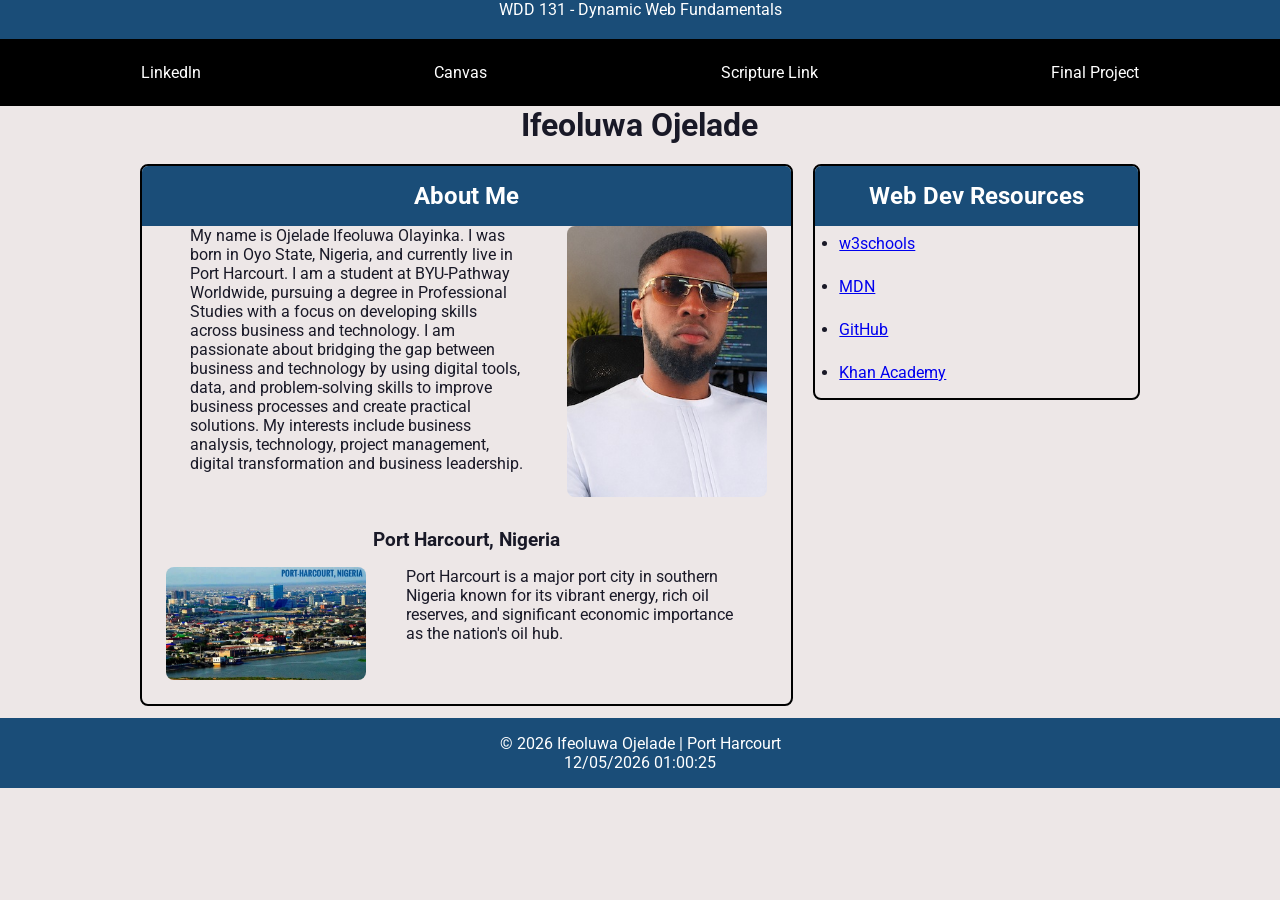
<file: index.html>
<!DOCTYPE html>
<html lang="en">
<head>
  <meta charset="UTF-8">
  <meta name="viewport" content="width=device-width, initial-scale=1.0">
  <title>WDD 131 - Dynamic Web Fundamentals - Ifeoluwa Ojelade</title>
  <meta name="description" content="WDD 131 - Dynamic Web Fundamentals - Ifeoluwa Ojelade - This project allows me to demonstrate my prerequisite knowledge in web design and development">
  <meta name="author" content="Ojelade Ifeoluwa">
  <link rel="preconnect" href="https://fonts.googleapis.com">
  <link rel="preconnect" href="https://fonts.gstatic.com" crossorigin>
  <link href="https://fonts.googleapis.com/css2?family=Roboto:wght@400;700&display=swap" rel="stylesheet">
  <link rel="stylesheet" href="styles/base.css">
  <script src="scripts/getdates.js" defer></script>
</head>
<body>
  <header>
    <span id="course-title">WDD 131 - Dynamic Web Fundamentals</span>
    <nav>
      <a href="https://www.linkedin.com/">Linkedln</a> 
      <a href="https://byupw.instructure.com/">Canvas</a>
      <a href="https://www.churchofjesuschrist.org/study/scriptures/bofm/1-ne/3?lang=eng&id=p7#p7">Scripture Link</a>
      <a href="#">Final Project</a>
    </nav>
  </header>

  <main>
    <h1>Ifeoluwa Ojelade</h1>
    <section class="card">
      <h2>About Me</h2>
      <div class="media-row reverse">
        <img src="images/profile.jpg" alt="Portrait of Ojelade Ifeoluwa">
        <p>My name is Ojelade Ifeoluwa Olayinka. I was born in Oyo State, Nigeria, and currently live in Port Harcourt. I am a student at BYU-Pathway Worldwide, pursuing a degree in Professional Studies with a focus on developing skills across business and technology. I am passionate about bridging the gap between business and technology by using digital tools, data, and problem-solving skills to improve business processes and create practical solutions. My interests include business analysis, technology, project management, digital transformation and business leadership.</p>
      </div>
      <h3>Port Harcourt, Nigeria</h3>
      <div class="media-row">
        <img src="images/port-harcourt.jpg" alt="Aerial view of Port Harcourt">
        <p>Port Harcourt is a major port city in southern Nigeria known for its vibrant energy, rich oil reserves, and significant economic importance as the nation's oil hub.</p>
      </div>
    </section>

    <section class="card">
      <h2>Web Dev Resources</h2>
      <ul>
        <li><a href="https://www.w3schools.com/">w3schools</a></li>
        <li><a href="https://developer.mozilla.org/en-US/">MDN</a></li>
        <li><a href="https://github.com/">GitHub</a></li>
        <li><a href="https://www.khanacademy.org/">Khan Academy</a></li>
      </ul>
    </section>
  </main>

  <footer>
    <p>&copy; <span id="currentyear"></span>  Ifeoluwa Ojelade | Port Harcourt</p>
    <p id="lastModified">Last Modified</p>
  </footer>
</body>
</html>
</file>
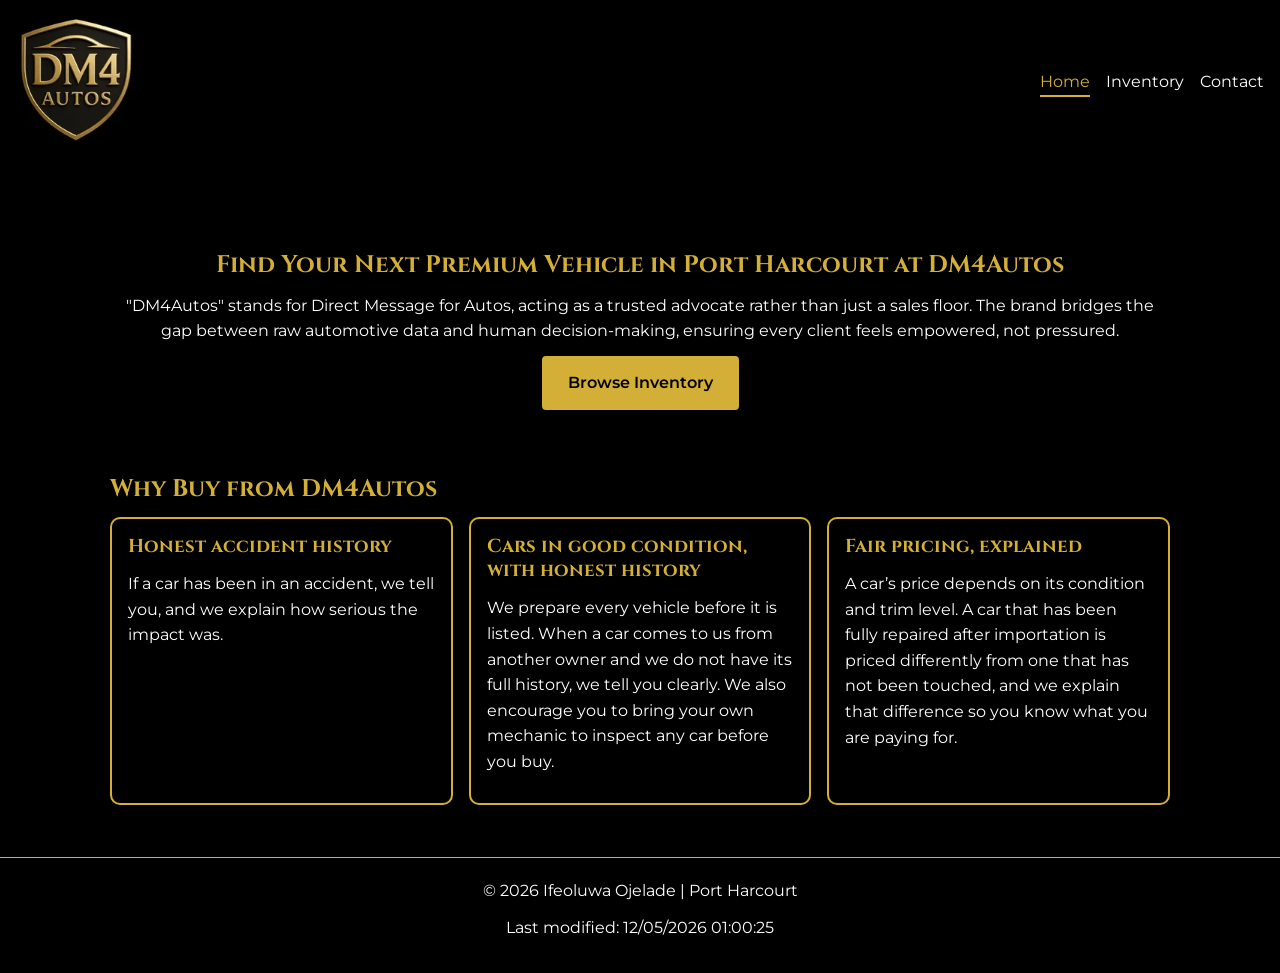
<file: project/index.html>
<!DOCTYPE html>
<html lang="en">
<head>
    <meta charset="UTF-8">
    <meta name="viewport" content="width=device-width, initial-scale=1.0">
    <title>DM4Autos | Home</title>
    <meta name="description" content="Looking for reliable cars for sale in Port Harcourt? DM4Autos connects you with top-quality vehicles at the best prices. Click here to browse our inventory!">
    <meta name="author" content="Ojelade Ifeoluwa">
    <link rel="preconnect" href="https://fonts.googleapis.com">
    <link rel="preconnect" href="https://fonts.gstatic.com" crossorigin>
    <link href="https://fonts.googleapis.com/css2?family=Cinzel:wght@400..900&family=Montserrat:ital,wght@0,100..900;1,100..900&display=swap" rel="stylesheet">
    <link rel="stylesheet" href="styles/main.css">
    <script src="scripts/main.js" defer></script>
</head>
<body>
    <header>
        <div class="logo-container">
            <a href="index.html">
            <img src="images/logo-shield.webp" alt="DM4Autos Logo" width="160" height="168">
            </a>
        </div>
        <nav>
            <a href="index.html" aria-current="page">Home</a>
            <a href="inventory.html">Inventory</a>
            <a href="contact.html">Contact</a>
        </nav>
    </header>
    <main>
        <section class="hero">
            <h1>Find Your Next Premium Vehicle in Port Harcourt at DM4Autos</h1>
            <p>"DM4Autos" stands for Direct Message for Autos, acting as a trusted advocate rather than just a sales floor. The brand bridges the gap between raw automotive data and human decision-making, ensuring every client feels empowered, not pressured.</p>
            <a class="button" href="inventory.html">Browse Inventory</a>
        </section>
        <section>
            <h2>Why Buy from DM4Autos</h2>
            <div class="cards">
            <article>
                <h3>Honest accident history</h3>
                <p>If a car has been in an accident, we tell you, and we explain how serious the impact was.</p>
                </article>
                <article>
                <h3>Cars in good condition, with honest history</h3>
                <p>We prepare every vehicle before it is listed. When a car comes to us from another owner and we do not have its full history, we tell you clearly. We also encourage you to bring your own mechanic to inspect any car before you buy.</p>
                </article>
                <article>
                <h3>Fair pricing, explained</h3>
                <p>A car’s price depends on its condition and trim level. A car that has been fully repaired after importation is priced differently from one that has not been touched, and we explain that difference so you know what you are paying for.</p>
                </div>
            </article>
        </section>

    </main>
    <footer>
        <p>&copy; <span id="currentyear"></span>  Ifeoluwa Ojelade | Port Harcourt</p>
        <p id="lastModified">Last Modified</p>
    </footer>
</body>
</html>
</file>
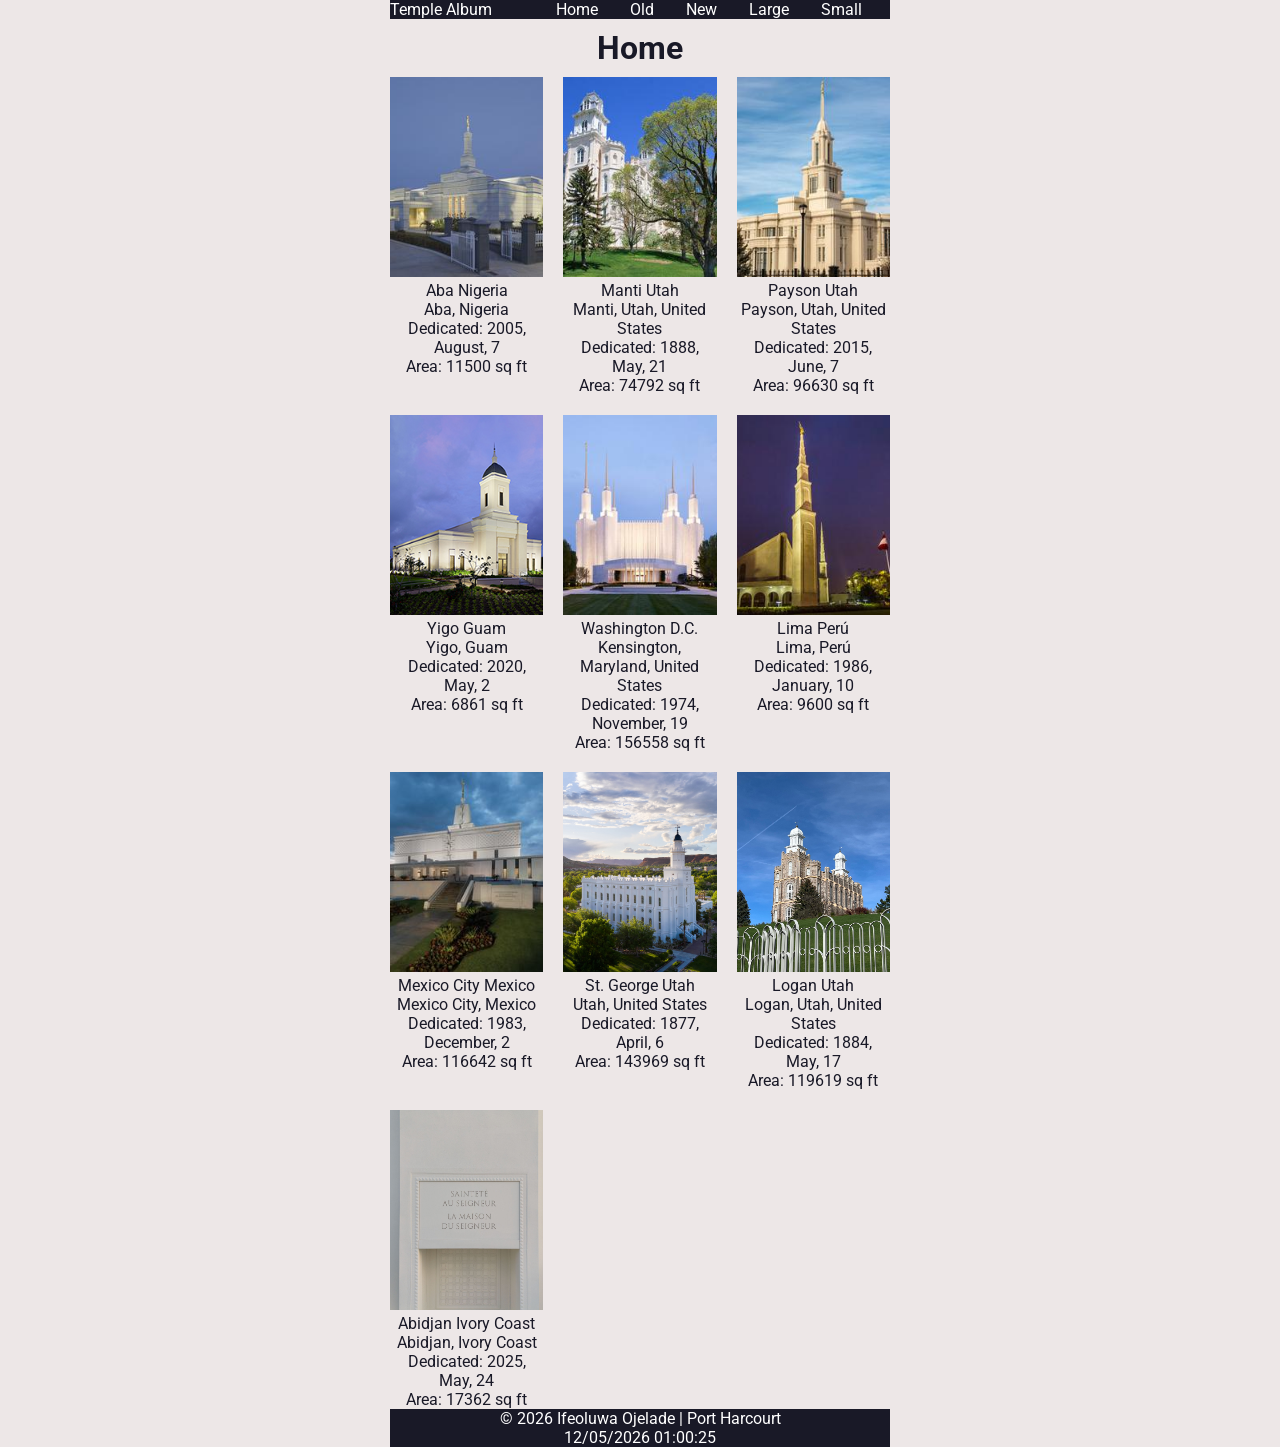
<file: filtered-temples.html>
<!DOCTYPE html>
<html lang="en">
<head>
    <meta charset="UTF-8">
    <meta name="viewport" content="width=device-width, initial-scale=1.0">
    <title>Temples Album | Home</title>
    <meta name="description" content="Explore a photo album featuring beautiful temples, their architecture, history, and peaceful surroundings.">
    <meta name="author" content="Ojelade Ifeoluwa">
    <link rel="preconnect" href="https://fonts.googleapis.com">
    <link rel="preconnect" href="https://fonts.gstatic.com" crossorigin>
    <link href="https://fonts.googleapis.com/css2?family=Roboto:wght@400;700&display=swap" rel="stylesheet">
    <link rel="stylesheet" href="styles/filtered-temples.css">
    <link rel="stylesheet" href="styles/filtered-temples-large.css">
    <script src="scripts/filtered-temples.js" defer></script>
</head>
<body>
    <header>
    <p>Temple Album</p>
    <button id="hamburger">☰</button>
    <nav>
        <a href="#" data-filter="all">Home</a>
        <a href="#" data-filter="old">Old</a>
        <a href="#" data-filter="new">New</a>
        <a href="#" data-filter="large">Large</a>
        <a href="#" data-filter="small">Small</a>
    </nav>
    </header>
    <main>
        <h1>Home</h1>
        <div class="gallery"></div>
    </main>
    <footer>
    <p>&copy; <span id="currentyear"></span>  Ifeoluwa Ojelade | Port Harcourt</p>
    <p id="lastModified">Last Modified</p>
    </footer>
    
</body>
</html>
</file>
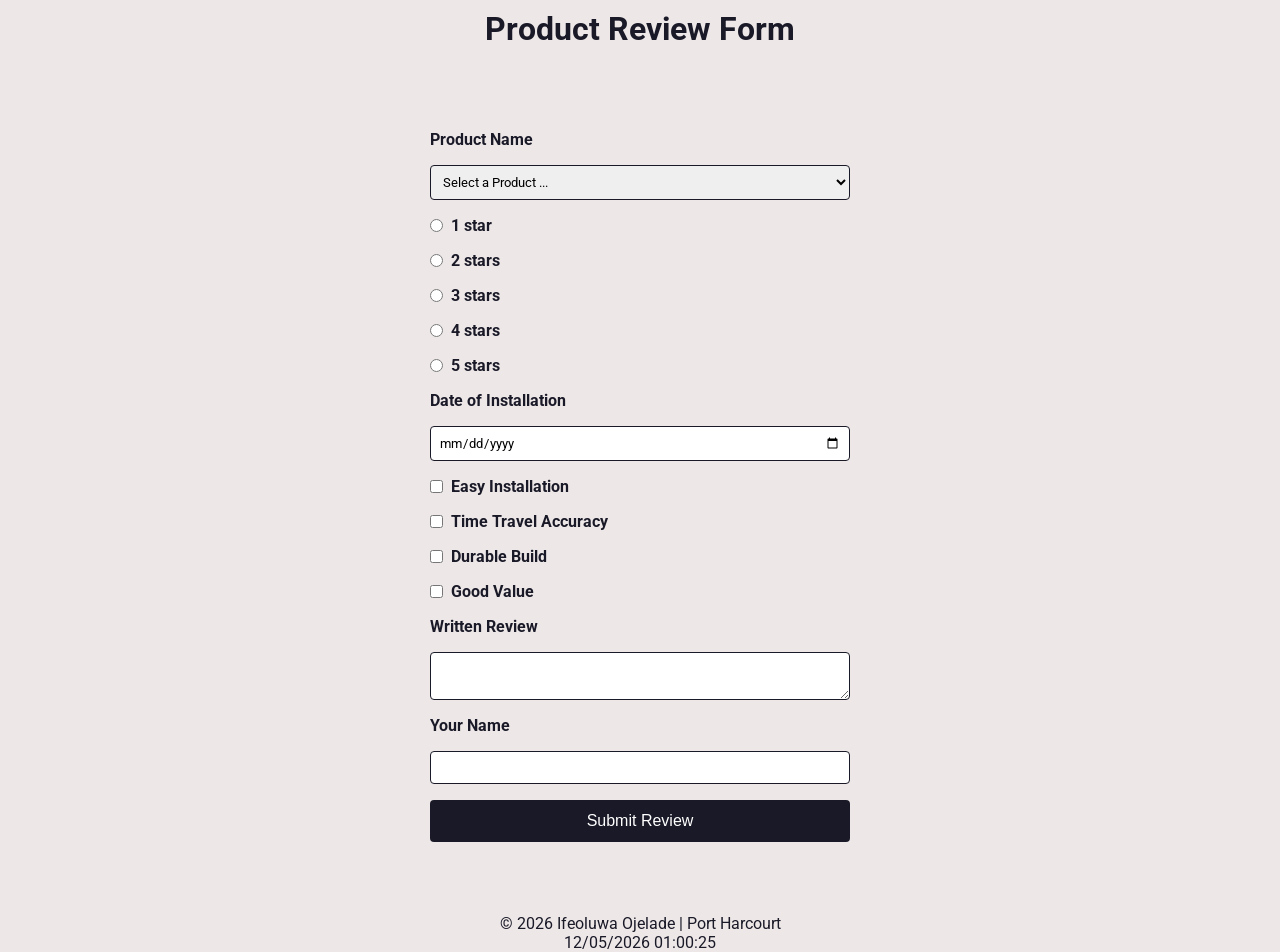
<file: form.html>
<!DOCTYPE html>
<html lang="en">
<head>
    <meta charset="UTF-8">
    <meta name="viewport" content="width=device-width, initial-scale=1.0">
    <title>Product Review | Form</title>
    <meta name="description" content="Check out our detailed breakdown of its key features, battery life, durability, and how it stacks up against competitors">
    <meta name="author" content="Ojelade Ifeoluwa">
    <link rel="preconnect" href="https://fonts.googleapis.com">
    <link rel="preconnect" href="https://fonts.gstatic.com" crossorigin>
    <link href="https://fonts.googleapis.com/css2?family=Roboto:wght@400;700&display=swap" rel="stylesheet">
    <link rel="stylesheet" href="styles/form.css">
    <script src="scripts/form.js" defer></script>
</head>
<body>
    <header>
    <h1>Product Review Form</h1>
    </header>
    <main>
        <form method="get" action="review.html">
            <label for="product">Product Name</label>
            <select id="product" name="product" required>
            <option value="" disabled selected>Select a Product ...</option>
            </select>
            <div class="radio-option">
            <input type="radio" id="star1" name="rating" value="1" required>
            <label for="star1">1 star</label>
            </div>
            <div class="radio-option">
            <input type="radio" id="star2" name="rating" value="2" required>
            <label for="star2">2 stars</label>
            </div>
            <div class="radio-option">
            <input type="radio" id="star3" name="rating" value="3" required>
            <label for="star3">3 stars</label>
            </div>
            <div class="radio-option">
            <input type="radio" id="star4" name="rating" value="4" required>
            <label for="star4">4 stars</label>
            </div>
            <div class="radio-option">
            <input type="radio" id="star5" name="rating" value="5" required>
            <label for="star5">5 stars</label>
            </div>
            <label for="installDate">Date of Installation</label>
            <input type="date" id="installDate" name="installDate" required>
            <div class="checkbox-option">
            <input type="checkbox" id="easyInstall" name="features" value="Easy Installation">
            <label for="easyInstall">Easy Installation</label>
            </div>
            <div class="checkbox-option">
            <input type="checkbox" id="timeTravelAccuracy" name="features" value="Time Travel Accuracy">
            <label for="timeTravelAccuracy">Time Travel Accuracy</label>
            </div>
            <div class="checkbox-option">
            <input type="checkbox" id="durableBuild" name="features" value="Durable Build">
            <label for="durableBuild">Durable Build</label>
            </div>
            <div class="checkbox-option">
            <input type="checkbox" id="goodValue" name="features" value="Good Value">
            <label for="goodValue">Good Value</label>
            </div>
            <label for="review">Written Review</label>
            <textarea id="review" name="review"></textarea>
            <label for="username">Your Name</label>
            <input type="text" id="username" name="username">
            <input type="submit" value="Submit Review">
        </form>

    </main>
    <footer>
        <p>&copy; <span id="currentyear"></span>  Ifeoluwa Ojelade | Port Harcourt</p>
        <p id="lastModified">Last Modified</p>
    </footer>
</body>
</html>
</file>
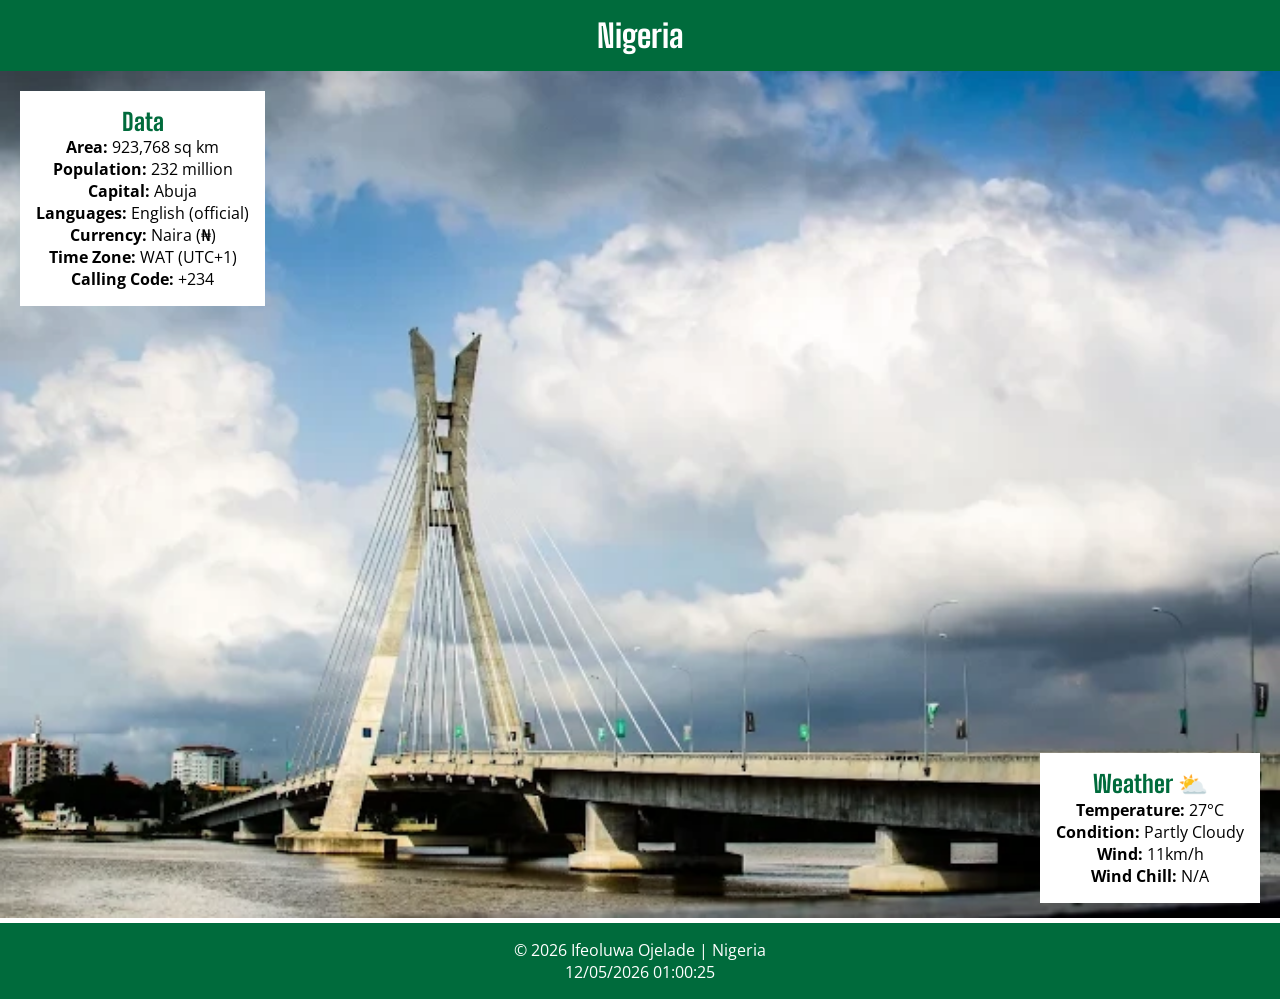
<file: place.html>
<!DOCTYPE html>
<html lang="en">
<head>
    <meta charset="UTF-8">
    <meta name="viewport" content="width=device-width, initial-scale=1.0">
    <title>My Country | Nigeria</title>
    <meta name="description" content="Explore the vibrant culture, economic opportunities, tourism, and latest updates from Nigeria, the giant of Africa.">
    <meta name="author" content="Ojelade Ifeoluwa">
    <link rel="preconnect" href="https://fonts.googleapis.com">
<link rel="preconnect" href="https://fonts.gstatic.com" crossorigin>
<link href="https://fonts.googleapis.com/css2?family=Big+Shoulders:opsz,wght@10..72,100..900&family=Open+Sans:ital,wght@0,300..800;1,300..800&display=swap" rel="stylesheet">
    <link rel="stylesheet" href="styles/place.css">
    <link rel="stylesheet" href="styles/place-large.css">
    <script src="scripts/place.js" defer></script>
</head>
<body>
    <header> 
        <h1>Nigeria</h1> 
    </header>
    <main>
        <div class="hero">
            <picture>
            <source srcset="images/hero-small.webp" media="(max-width: 500px)">
            <img srcset="images/hero-large.webp" alt="Lekki-Ikoyi Link Bridge in Lagos, Nigeria" width="680" height="450">
            </picture> 
            <section class="data">
            <h2>Data</h2>
                <dl>
                <dt>Area</dt>
                <dd>923,768 sq km</dd>
                <dt>Population</dt>
                <dd>232 million</dd>
                <dt>Capital</dt>
                <dd>Abuja</dd>
                <dt>Languages</dt>
                <dd>English (official)</dd>
                <dt>Currency</dt>
                <dd>Naira (₦)</dd>
                <dt>Time Zone</dt>
                <dd>WAT (UTC+1)</dd>
                <dt>Calling Code</dt>
                <dd>+234</dd>
                </dl> 
            </section>
            <section class="weather">
            <h2>Weather</h2>
            <img src="images/weather-icon.svg" alt="Partly cloudy weather icon" class="weather-icon">
            <dl>
                <dt>Temperature</dt>
                <dd>27°C</dd>
                <dt>Condition</dt>
                <dd>Partly Cloudy</dd>
                <dt>Wind</dt>
                <dd>11km/h</dd>
                <dt>Wind Chill</dt>
                <dd><span id="windchill"></span></dd>
            </dl>
            </section>
        </div>
    </main>
    <footer>
        <p>&copy; <span id="currentyear"></span>  Ifeoluwa Ojelade | Nigeria</p>
        <p id="lastModified">Last Modified</p>
    </footer>
</body>
</html>
</file>
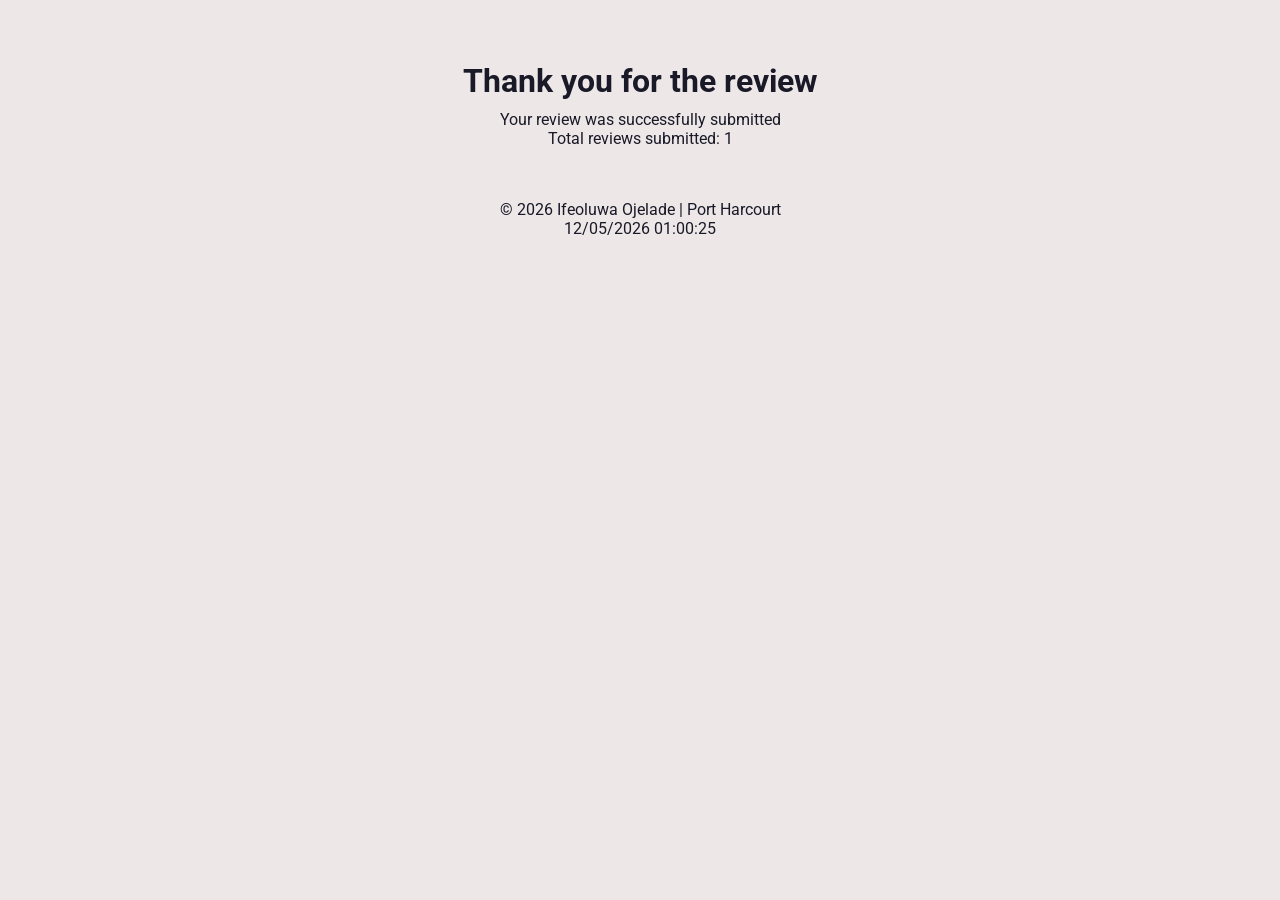
<file: review.html>
<!DOCTYPE html>
<html lang="en">
<head>
    <meta charset="UTF-8">
    <meta name="viewport" content="width=device-width, initial-scale=1.0">
    <title>Product Review | Confirmation</title>
    <meta name="description" content="Check out our detailed breakdown of its key features, battery life, durability, and how it stacks up against competitors">
    <meta name="author" content="Ojelade Ifeoluwa">
    <link rel="preconnect" href="https://fonts.googleapis.com">
    <link rel="preconnect" href="https://fonts.gstatic.com" crossorigin>
    <link href="https://fonts.googleapis.com/css2?family=Roboto:wght@400;700&display=swap" rel="stylesheet">
    <link rel="stylesheet" href="styles/form.css">
    <script src="scripts/review.js" defer></script>
</head>
<body>
    <main>
        <h1>Thank you for the review</h1>
        <p>Your review was successfully submitted</p>
        <p>Total reviews submitted: <span id="reviewCount"></span></p>
    </main>
    <footer>
        <p>&copy; <span id="currentyear"></span>  Ifeoluwa Ojelade | Port Harcourt</p>
        <p id="lastModified">Last Modified</p>
    </footer>
</body>
</html>
</file>
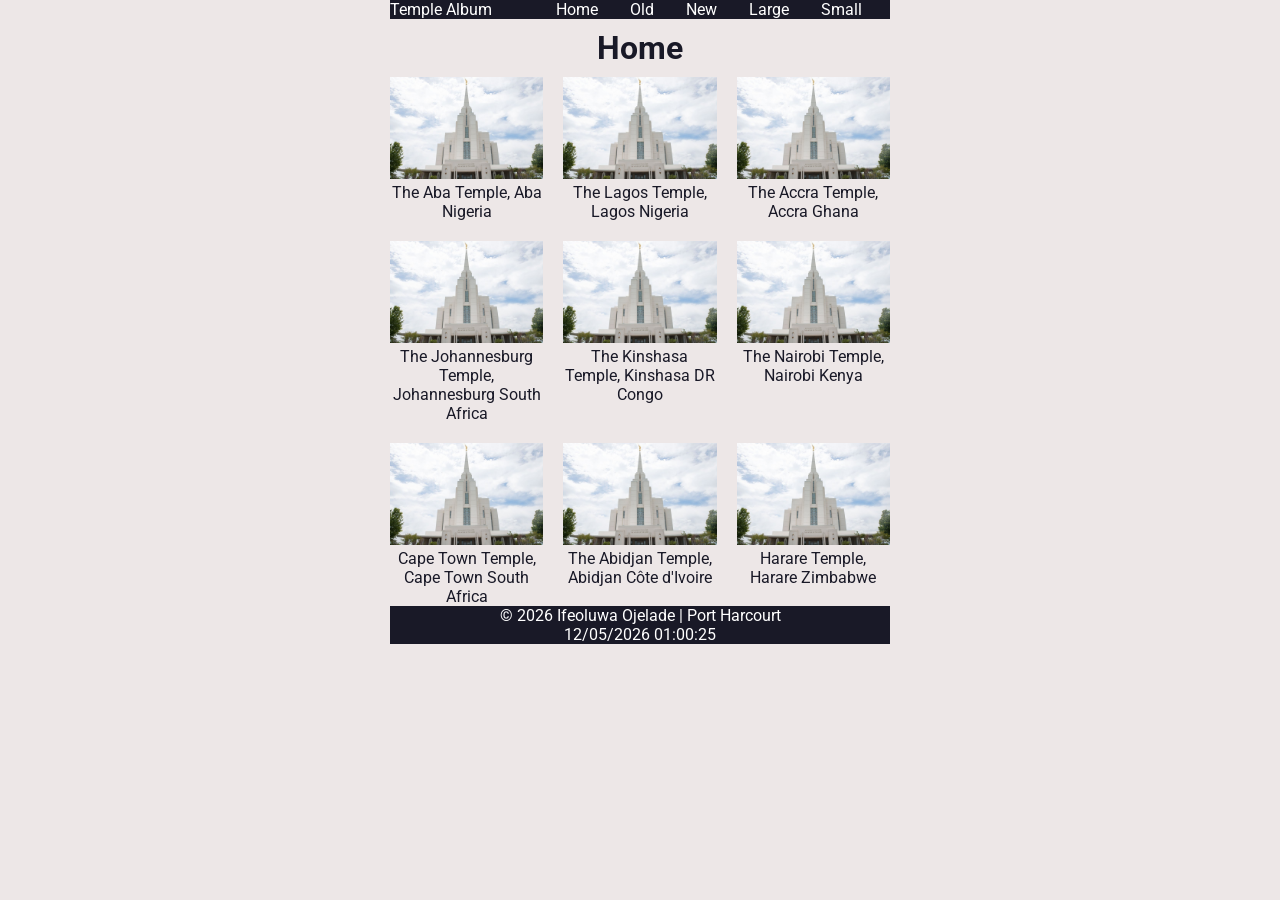
<file: temples.html>
<!DOCTYPE html>
<html lang="en">
<head>
    <meta charset="UTF-8">
    <meta name="viewport" content="width=device-width, initial-scale=1.0">
    <title>Temples Album | Home</title>
    <meta name="description" content="Explore a photo album featuring beautiful temples, their architecture, history, and peaceful surroundings.">
    <meta name="author" content="Ojelade Ifeoluwa">
    <link rel="preconnect" href="https://fonts.googleapis.com">
    <link rel="preconnect" href="https://fonts.gstatic.com" crossorigin>
    <link href="https://fonts.googleapis.com/css2?family=Roboto:wght@400;700&display=swap" rel="stylesheet">
    <link rel="stylesheet" href="styles/temples.css">
    <link rel="stylesheet" href="styles/temples-large.css">
    <script src="scripts/temples.js" defer></script>
</head>
<body>
    <header>
    <p>Temple Album</p>
    <button id="hamburger">☰</button>
    <nav>
      <a href="#">Home</a> 
      <a href="#">Old</a>
      <a href="#">New</a>
      <a href="#">Large</a>
      <a href="#">Small</a>
    </nav>
    </header>
    <main>
        <h1>Home</h1>
        <div class="gallery">
            <figure>
            <img src="images/temple-placeholder.jpg" alt="Aba Temple">
            <figcaption>The Aba Temple, Aba Nigeria</figcaption>
            </figure>
            <figure>
            <img src="images/temple-placeholder.jpg" alt="Lagos Temple">
            <figcaption>The Lagos Temple, Lagos Nigeria</figcaption>
            </figure>
            <figure>
            <img src="images/temple-placeholder.jpg" alt="Accra Temple">
            <figcaption>The Accra Temple, Accra Ghana</figcaption>
            </figure>
            <figure>
            <img src="images/temple-placeholder.jpg" alt="Johannesburg Temple">
            <figcaption>The Johannesburg Temple, Johannesburg South Africa</figcaption>
            </figure>
            <figure>
            <img src="images/temple-placeholder.jpg" alt="Kinshasa Temple">
            <figcaption>The Kinshasa Temple, Kinshasa DR Congo</figcaption>
            </figure>
            <figure>
            <img src="images/temple-placeholder.jpg" alt="Nairobi Temple">
            <figcaption>The Nairobi Temple, Nairobi Kenya</figcaption>
            </figure>
            <figure>
            <img src="images/temple-placeholder.jpg" alt="Cape Town Temple">
            <figcaption>Cape Town Temple, Cape Town South Africa</figcaption>
            </figure>
            <figure>
            <img src="images/temple-placeholder.jpg" alt="Abidjan Temple">
            <figcaption>The Abidjan Temple, Abidjan Côte d'Ivoire</figcaption>
            </figure>
            <figure>
            <img src="images/temple-placeholder.jpg" alt="Harare Temple">
            <figcaption>Harare Temple, Harare Zimbabwe</figcaption>
            </figure>
        </div>
    </main>
    <footer>
    <p>&copy; <span id="currentyear"></span>  Ifeoluwa Ojelade | Port Harcourt</p>
    <p id="lastModified">Last Modified</p>
    </footer>
    
</body>
</html>
</file>
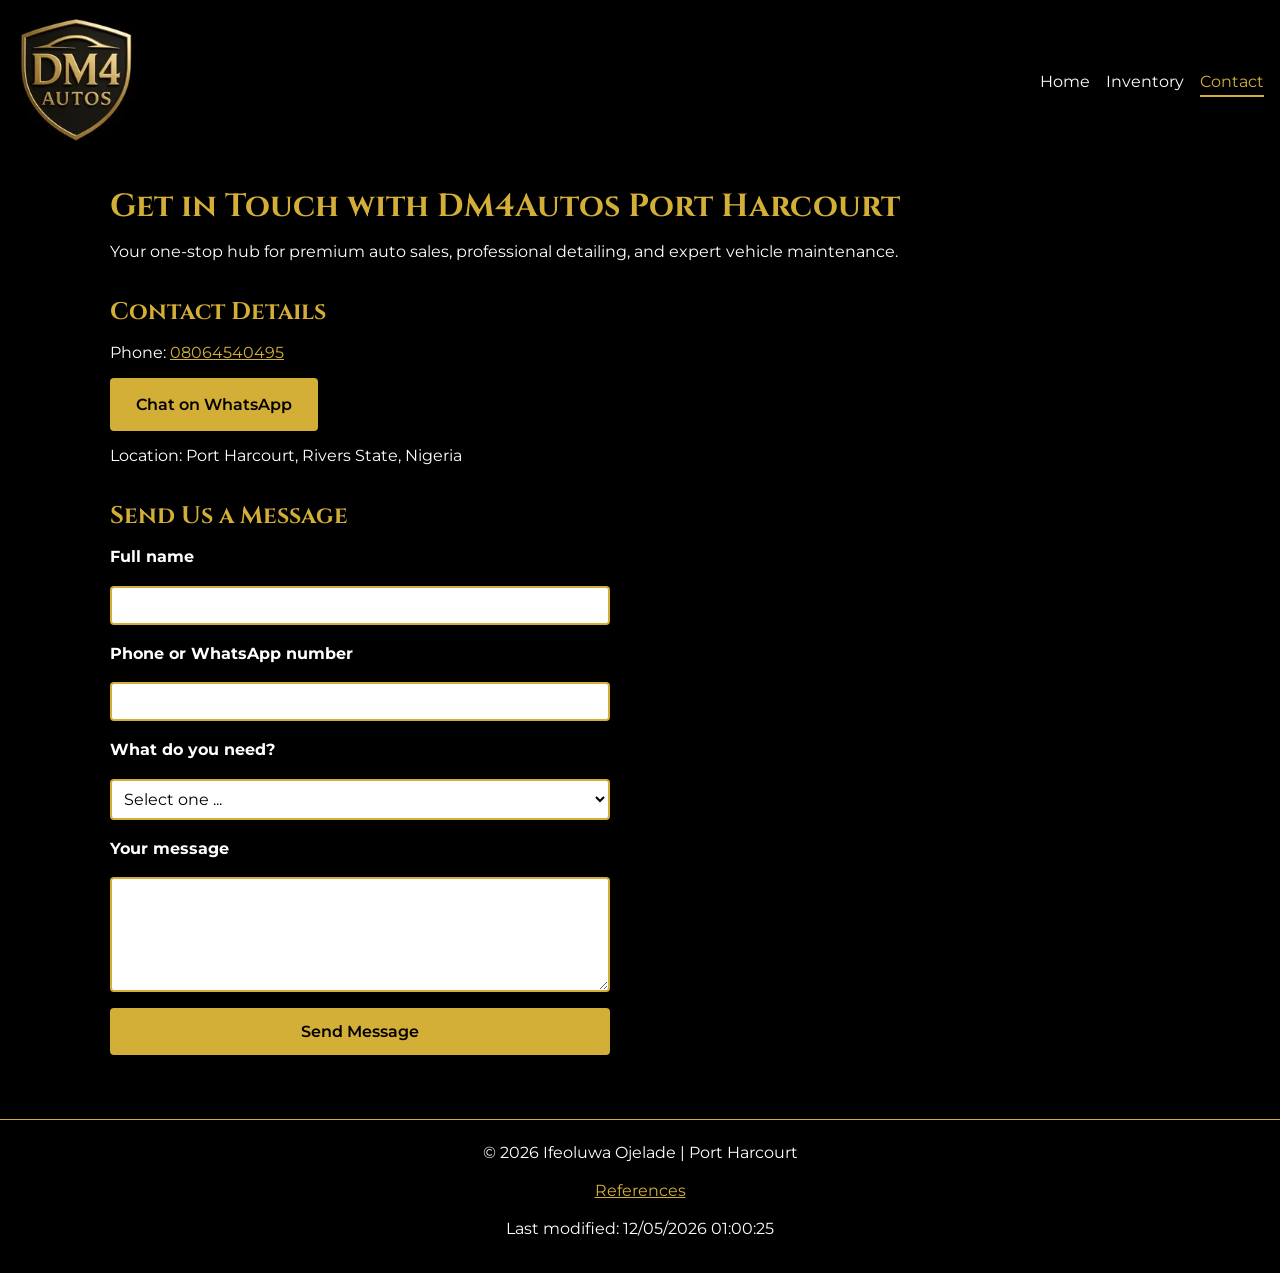
<file: project/contact.html>
<!DOCTYPE html>
<html lang="en">
<head>
    <meta charset="UTF-8">
    <meta name="viewport" content="width=device-width, initial-scale=1.0">
    <title>DM4Autos | Contact</title>
    <meta name="description" content="Contact DM4Autos in Port Harcourt. Call, message us on WhatsApp, or send an enquiry to buy or sell a premium, clean luxury car.">
    <meta name="author" content="Ojelade Ifeoluwa">
    <link rel="preconnect" href="https://fonts.googleapis.com">
    <link rel="preconnect" href="https://fonts.gstatic.com" crossorigin>
    <link href="https://fonts.googleapis.com/css2?family=Cinzel:wght@400..900&family=Montserrat:ital,wght@0,100..900;1,100..900&display=swap" rel="stylesheet">
    <link rel="stylesheet" href="styles/main.css">
    <script src="scripts/main.js" defer></script>
</head>
<body>
    <header>
        <div class="logo-container">
            <a href="index.html">
                <img src="images/logo-shield.webp" alt="DM4Autos Logo" width="160" height="168">
            </a>
        </div>
        <nav>
            <a href="index.html">Home</a>
            <a href="inventory.html">Inventory</a>
            <a href="contact.html" aria-current="page">Contact</a>
        </nav>
    </header>
    <main>
        <h1>Get in Touch with DM4Autos Port Harcourt</h1>
        <p>Your one-stop hub for premium auto sales, professional detailing, and expert vehicle maintenance.</p>
        <section>
            <h2>Contact Details</h2>
            <address>
                <ul class="contact-list">
                    <li>Phone: <a href="tel:+2348064540495">08064540495</a></li>
                    <li><a class="button" href="https://wa.me/2348064540495" target="_blank" rel="noopener noreferrer">Chat on WhatsApp</a></li>
                    <li>Location: Port Harcourt, Rivers State, Nigeria</li>
                </ul>
            </address>
        </section>
        <section>
            <h2>Send Us a Message</h2>
            <form id="contact-form" method="get" action="contact.html">
                <label for="fullname">Full name</label>
                <input type="text" id="fullname" name="fullname" autocomplete="name" required>

                <label for="phone">Phone or WhatsApp number</label>
                <input type="tel" id="phone" name="phone" autocomplete="tel" required>

                <label for="topic">What do you need?</label>
                <select id="topic" name="topic" required>
                    <option value="" disabled selected>Select one ...</option>
                    <option value="Buying a car">Buying a car</option>
                    <option value="Selling a car">Selling a car</option>
                    <option value="A car history question">A car history question</option>
                    <option value="Something else">Something else</option>
                </select>

                <label for="message">Your message</label>
                <textarea id="message" name="message" rows="5" required></textarea>

                <input class="button" type="submit" value="Send Message">
            </form>
            <p id="form-feedback" role="status"></p>
        </section>
    </main>
    <footer>
        <p>&copy; <span id="currentyear"></span> Ifeoluwa Ojelade | Port Harcourt</p>
        <p><a href="references.html">References</a></p>
        <p id="lastModified">Last Modified</p>
    </footer>
</body>
</html>
</file>
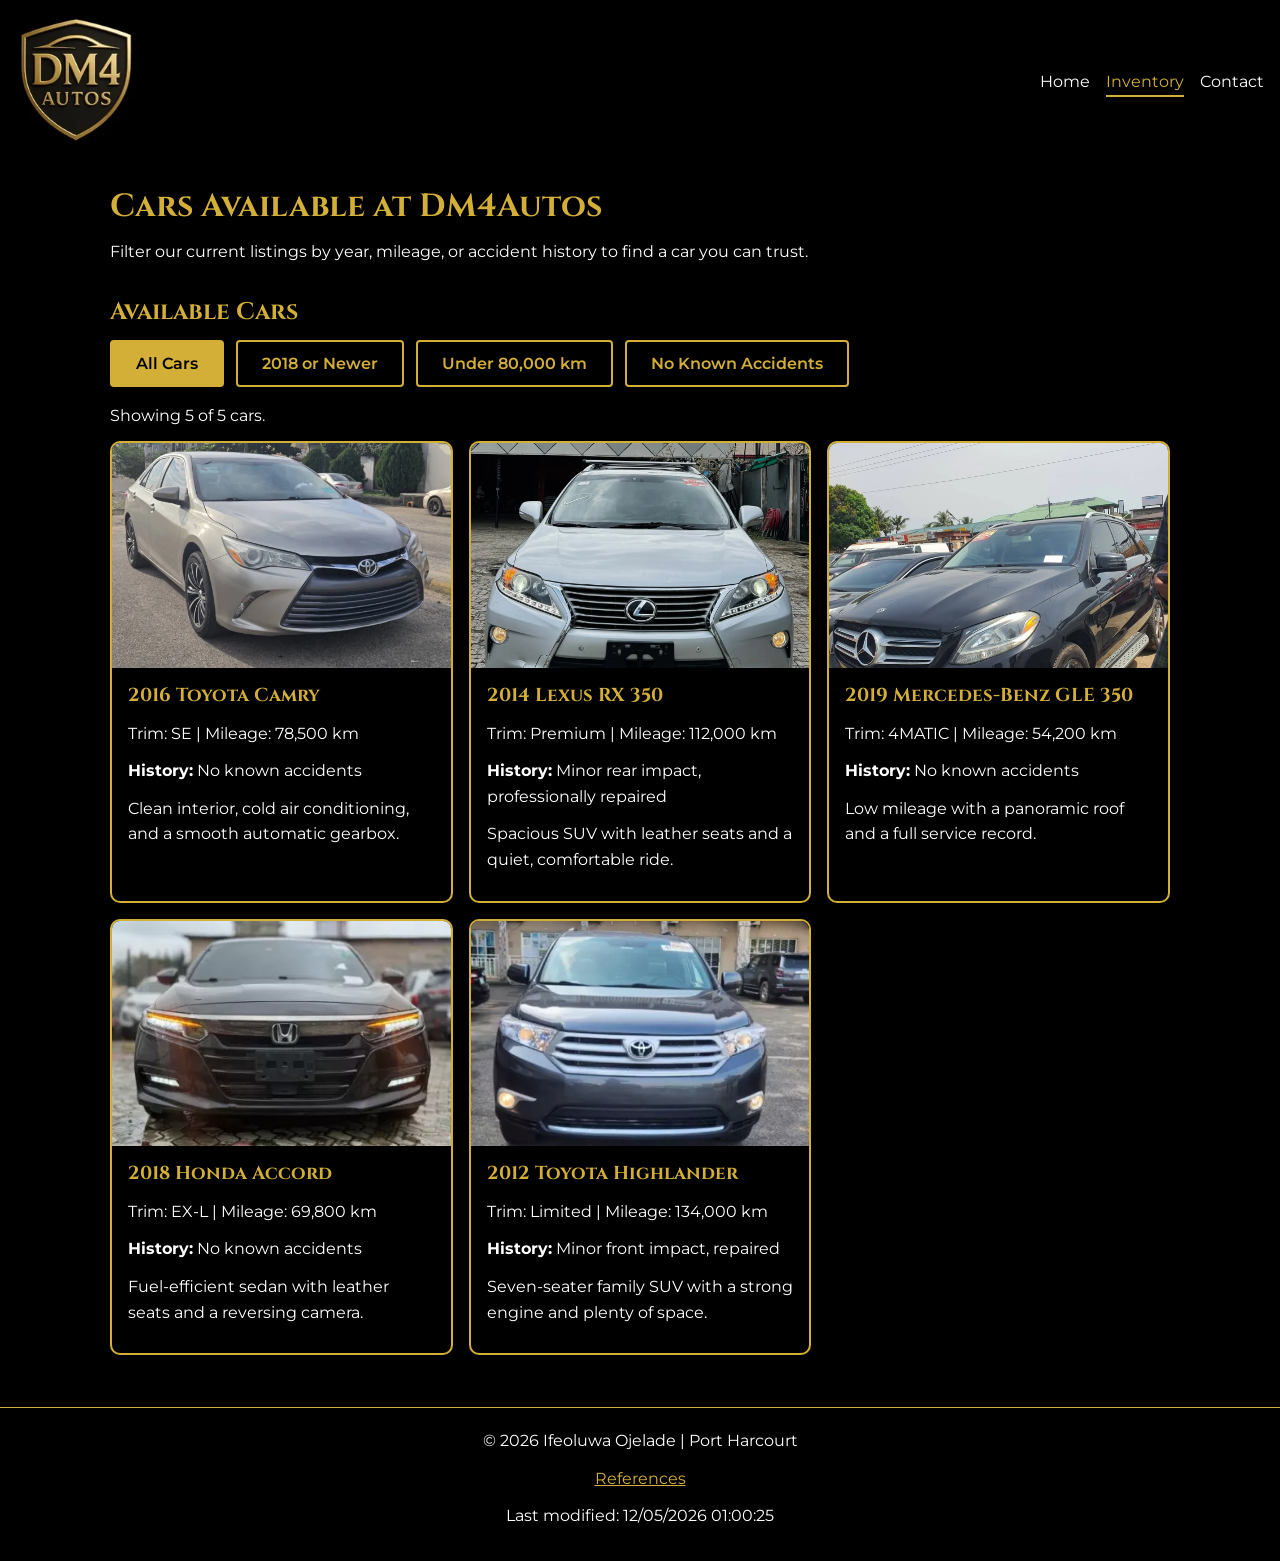
<file: project/inventory.html>
<!DOCTYPE html>
<html lang="en">
<head>
    <meta charset="UTF-8">
    <meta name="viewport" content="width=device-width, initial-scale=1.0">
    <title>DM4Autos | Inventory</title>
    <meta name="description" content="Browse cars for sale at DM4Autos in Port Harcourt. Filter by year, mileage, and accident history to find a clean, reliable vehicle.">
    <meta name="author" content="Ojelade Ifeoluwa">
    <link rel="preconnect" href="https://fonts.googleapis.com">
    <link rel="preconnect" href="https://fonts.gstatic.com" crossorigin>
    <link href="https://fonts.googleapis.com/css2?family=Cinzel:wght@400..900&family=Montserrat:ital,wght@0,100..900;1,100..900&display=swap" rel="stylesheet">
    <link rel="stylesheet" href="styles/main.css">
    <script src="scripts/main.js" defer></script>
</head>
<body>
    <header>
        <div class="logo-container">
            <a href="index.html">
                <img src="images/logo-shield.webp" alt="DM4Autos Logo" width="160" height="168">
            </a>
        </div>
        <nav>
            <a href="index.html">Home</a>
            <a href="inventory.html" aria-current="page">Inventory</a>
            <a href="contact.html">Contact</a>
        </nav>
    </header>
    <main>
        <h1>Cars Available at DM4Autos</h1>
        <p>Filter our current listings by year, mileage, or accident history to find a car you can trust.</p>
        <section>
            <h2>Available Cars</h2>
            <div class="filter-buttons" role="group" aria-label="Filter cars">
                <button type="button" class="button" data-filter="all" aria-pressed="true">All Cars</button>
                <button type="button" class="button" data-filter="newer" aria-pressed="false">2018 or Newer</button>
                <button type="button" class="button" data-filter="lowmileage" aria-pressed="false">Under 80,000 km</button>
                <button type="button" class="button" data-filter="noaccident" aria-pressed="false">No Known Accidents</button>
            </div>
            <p id="result-count" role="status"></p>
            <div id="car-list" class="car-grid"></div>
        </section>
    </main>
    <footer>
        <p>&copy; <span id="currentyear"></span> Ifeoluwa Ojelade | Port Harcourt</p>
        <p><a href="references.html">References</a></p>
        <p id="lastModified">Last Modified</p>
    </footer>
</body>
</html>
</file>
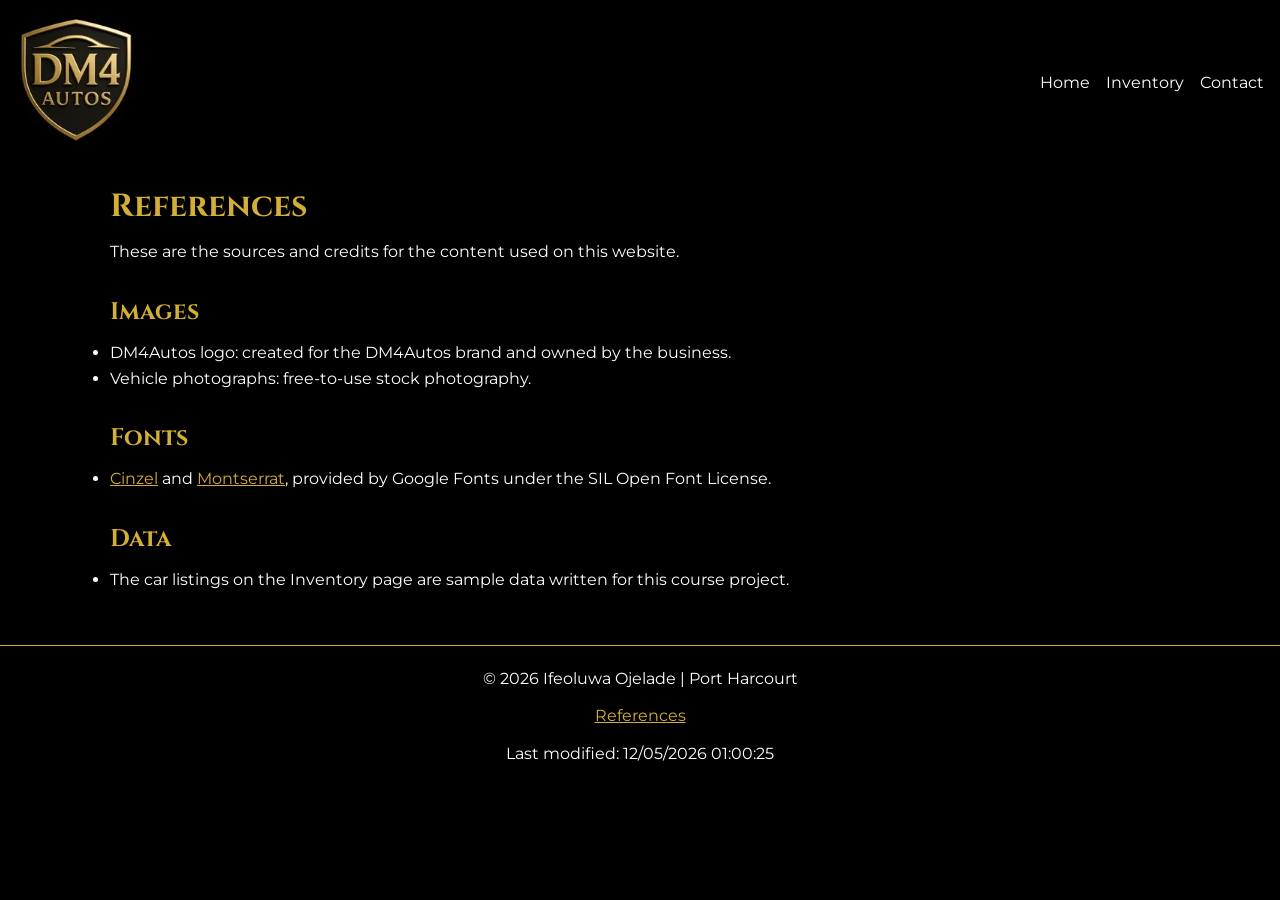
<file: project/References.html>
<!DOCTYPE html>
<html lang="en">
<head>
    <meta charset="UTF-8">
    <meta name="viewport" content="width=device-width, initial-scale=1.0">
    <title>DM4Autos | References</title>
    <meta name="description" content="Sources and credits for the images, fonts, and data used on the DM4Autos website.">
    <meta name="author" content="Ojelade Ifeoluwa">
    <link rel="preconnect" href="https://fonts.googleapis.com">
    <link rel="preconnect" href="https://fonts.gstatic.com" crossorigin>
    <link href="https://fonts.googleapis.com/css2?family=Cinzel:wght@400..900&family=Montserrat:ital,wght@0,100..900;1,100..900&display=swap" rel="stylesheet">
    <link rel="stylesheet" href="styles/main.css">
    <script src="scripts/main.js" defer></script>
</head>
<body>
    <header>
        <div class="logo-container">
            <a href="index.html">
                <img src="images/logo-shield.webp" alt="DM4Autos Logo" width="160" height="168">
            </a>
        </div>
        <nav>
            <a href="index.html">Home</a>
            <a href="inventory.html">Inventory</a>
            <a href="contact.html">Contact</a>
        </nav>
    </header>
    <main>
        <h1>References</h1>
        <p>These are the sources and credits for the content used on this website.</p>
        <section>
            <h2>Images</h2>
            <ul>
                <li>DM4Autos logo: created for the DM4Autos brand and owned by the business.</li>
                <li>Vehicle photographs: free-to-use stock photography.</li>
            </ul>
        </section>
        <section>
            <h2>Fonts</h2>
            <ul>
                <li><a href="https://fonts.google.com/specimen/Cinzel" target="_blank" rel="noopener noreferrer">Cinzel</a> and <a href="https://fonts.google.com/specimen/Montserrat" target="_blank" rel="noopener noreferrer">Montserrat</a>, provided by Google Fonts under the SIL Open Font License.</li>
            </ul>
        </section>
        <section>
            <h2>Data</h2>
            <ul>
                <li>The car listings on the Inventory page are sample data written for this course project.</li>
            </ul>
        </section>
    </main>
    <footer>
        <p>&copy; <span id="currentyear"></span> Ifeoluwa Ojelade | Port Harcourt</p>
        <p><a href="references.html">References</a></p>
        <p id="lastModified">Last Modified</p>
    </footer>
</body>
</html>
</file>
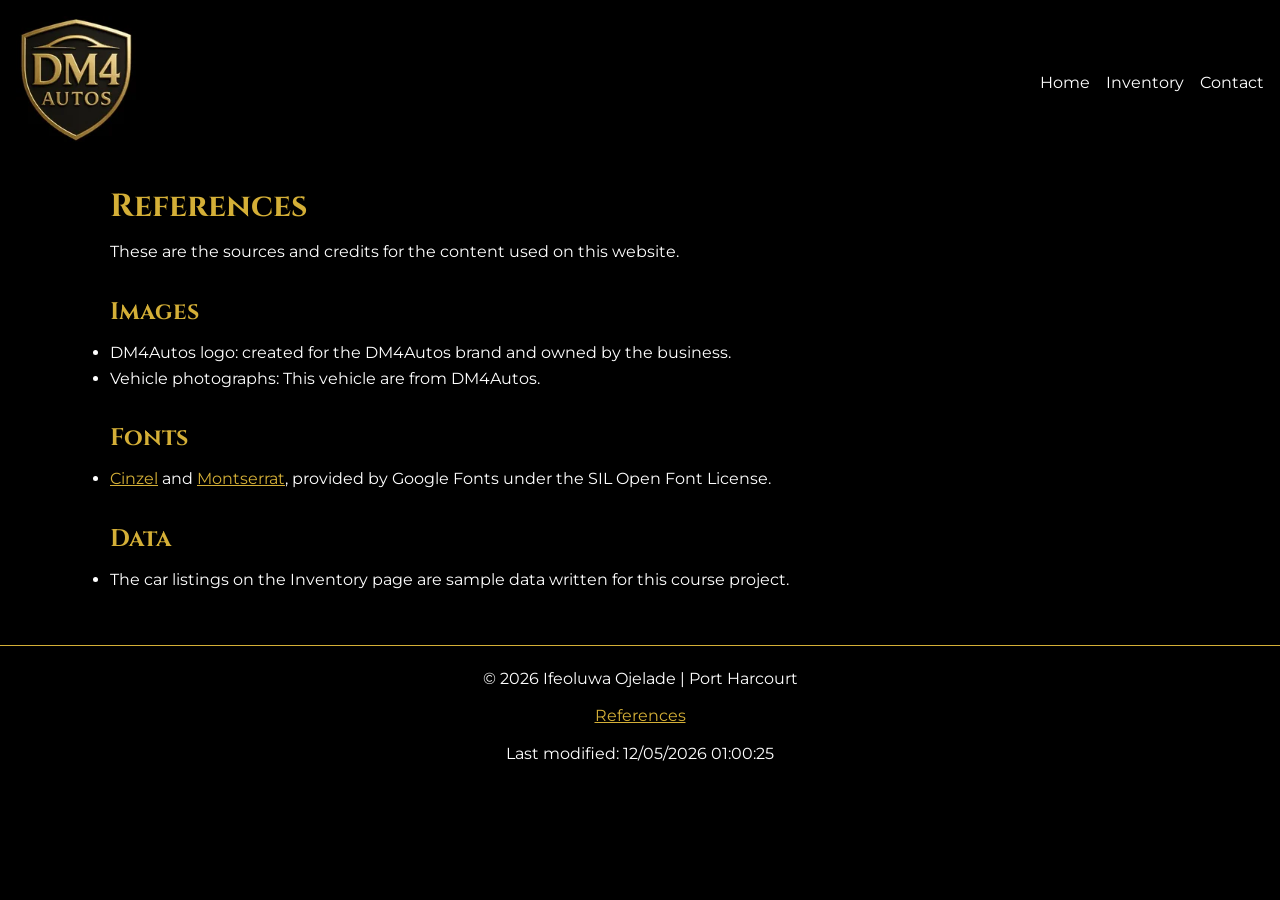
<file: project/references.html>
<!DOCTYPE html>
<html lang="en">
<head>
    <meta charset="UTF-8">
    <meta name="viewport" content="width=device-width, initial-scale=1.0">
    <title>DM4Autos | References</title>
    <meta name="description" content="Sources and credits for the images, fonts, and data used on the DM4Autos website.">
    <meta name="author" content="Ojelade Ifeoluwa">
    <link rel="preconnect" href="https://fonts.googleapis.com">
    <link rel="preconnect" href="https://fonts.gstatic.com" crossorigin>
    <link href="https://fonts.googleapis.com/css2?family=Cinzel:wght@400..900&family=Montserrat:ital,wght@0,100..900;1,100..900&display=swap" rel="stylesheet">
    <link rel="stylesheet" href="styles/main.css">
    <script src="scripts/main.js" defer></script>
</head>
<body>
    <header>
        <div class="logo-container">
            <a href="index.html">
                <img src="images/logo-shield.webp" alt="DM4Autos Logo" width="160" height="168">
            </a>
        </div>
        <nav>
            <a href="index.html">Home</a>
            <a href="inventory.html">Inventory</a>
            <a href="contact.html">Contact</a>
        </nav>
    </header>
    <main>
        <h1>References</h1>
        <p>These are the sources and credits for the content used on this website.</p>
        <section>
            <h2>Images</h2>
            <ul>
                <li>DM4Autos logo: created for the DM4Autos brand and owned by the business.</li>
                <li>Vehicle photographs: This vehicle are from DM4Autos.</li>
            </ul>
        </section>
        <section>
            <h2>Fonts</h2>
            <ul>
                <li><a href="https://fonts.google.com/specimen/Cinzel" target="_blank" rel="noopener noreferrer">Cinzel</a> and <a href="https://fonts.google.com/specimen/Montserrat" target="_blank" rel="noopener noreferrer">Montserrat</a>, provided by Google Fonts under the SIL Open Font License.</li>
            </ul>
        </section>
        <section>
            <h2>Data</h2>
            <ul>
                <li>The car listings on the Inventory page are sample data written for this course project.</li>
            </ul>
        </section>
    </main>
    <footer>
        <p>&copy; <span id="currentyear"></span> Ifeoluwa Ojelade | Port Harcourt</p>
        <p><a href="references.html">References</a></p>
        <p id="lastModified">Last Modified</p>
    </footer>
</body>
</html>
</file>
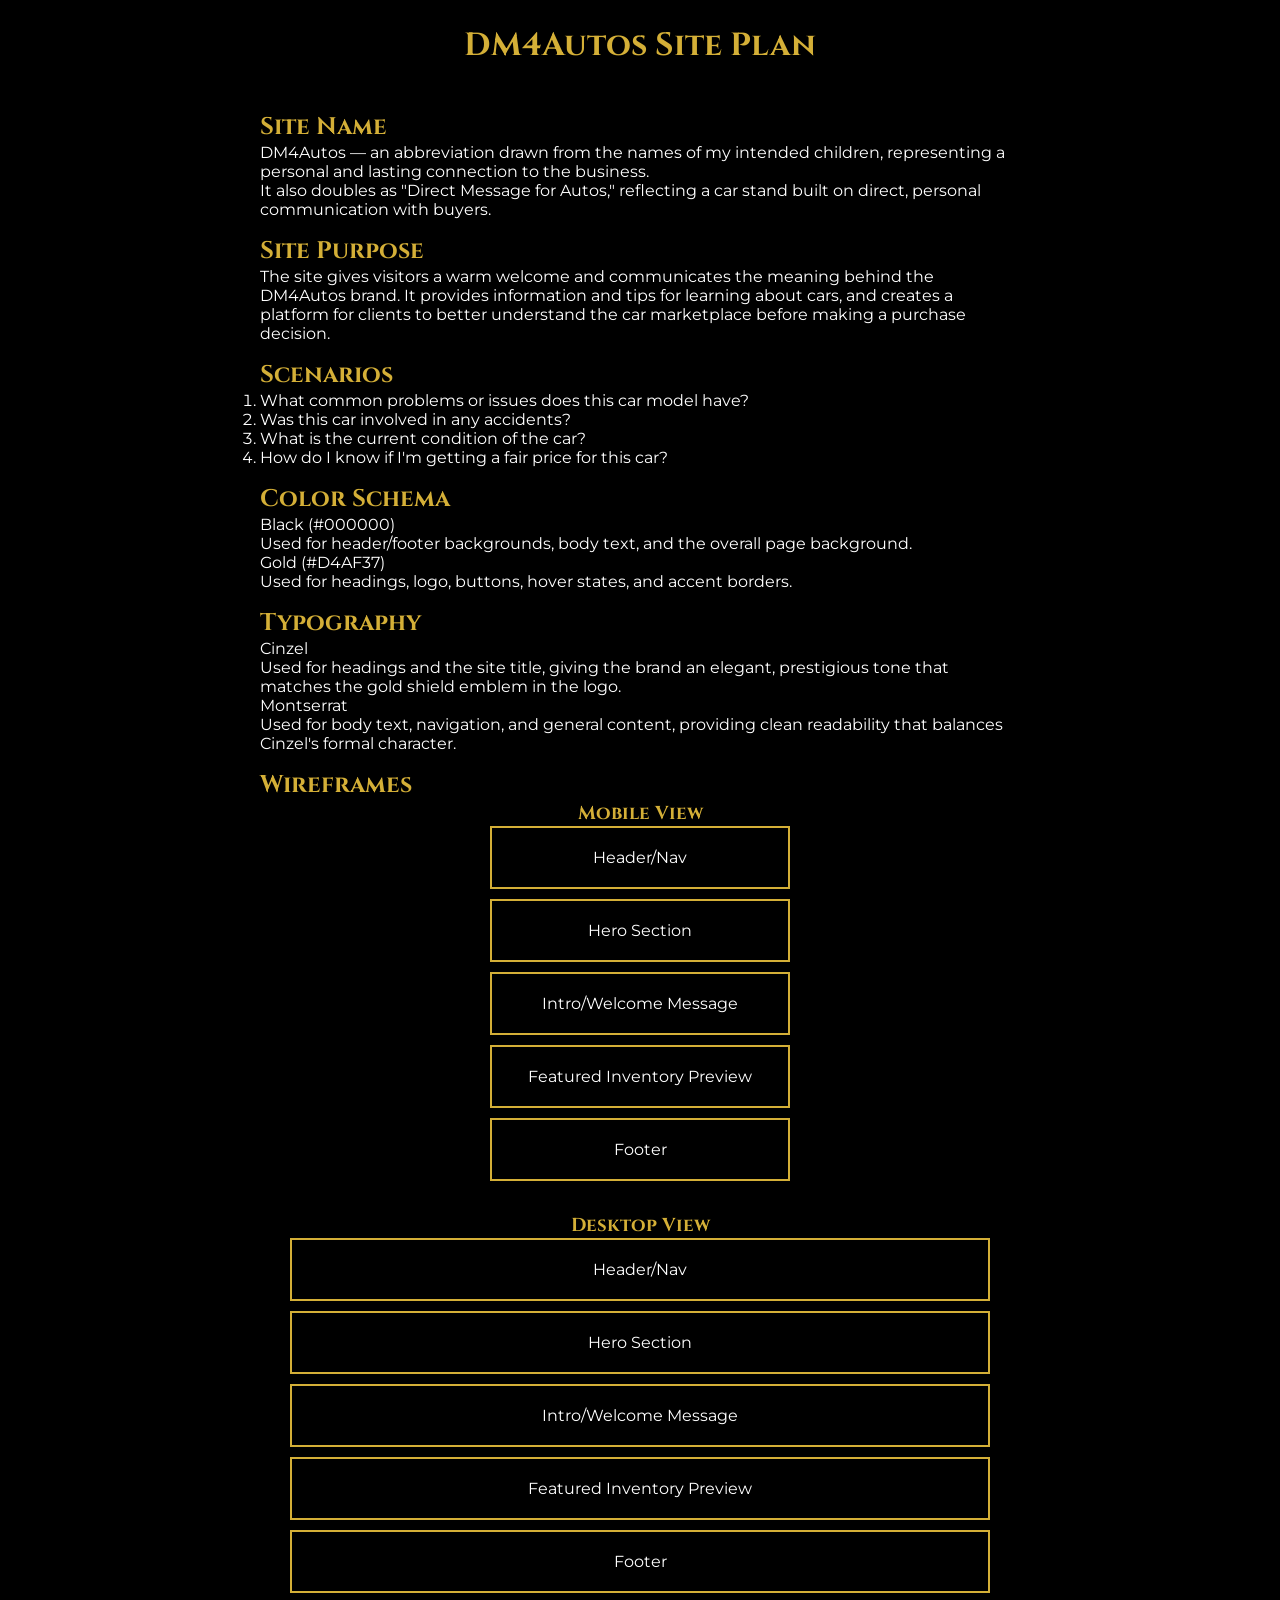
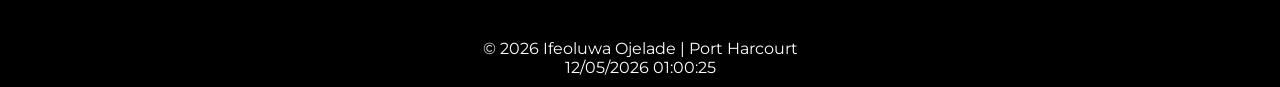
<file: project/siteplan.html>
<!DOCTYPE html>
<html lang="en">
<head>
    <meta charset="UTF-8">
    <meta name="viewport" content="width=device-width, initial-scale=1.0">
    <title>DM4Autos | Site Plan</title>
    <meta name="description" content="Looking for reliable cars for sale in Port Harcourt? dm4autos connects you with top-quality vehicles at the best prices. Click here to browse our inventory!">
    <meta name="author" content="Ojelade Ifeoluwa">
    <link rel="preconnect" href="https://fonts.googleapis.com">
    <link rel="preconnect" href="https://fonts.gstatic.com" crossorigin>
    <link href="https://fonts.googleapis.com/css2?family=Cinzel:wght@400..900&family=Montserrat:ital,wght@0,100..900;1,100..900&display=swap" rel="stylesheet">
    <link rel="stylesheet" href="siteplan.css">
    <script src="siteplan.js" defer></script>
</head>
<body>
    <header>
    <h1>DM4Autos Site Plan</h1>
    </header>
    <main>
        <section>
            <h2>Site Name</h2>
            <p>DM4Autos — an abbreviation drawn from the names of my intended children, representing a personal and lasting connection to the business.</p>
            <p>It also doubles as "Direct Message for Autos," reflecting a car stand built on direct, personal communication with buyers.</p>
        </section>
        <section>
            <h2>Site Purpose</h2>
            <p>The site gives visitors a warm welcome and communicates the meaning behind the DM4Autos brand. It provides information and tips for learning about cars, and creates a platform for clients to better understand the car marketplace before making a purchase decision.</p>
        </section>
        <section>
            <h2>Scenarios</h2>
            <ol>
                <li>What common problems or issues does this car model have?</li>
                <li>Was this car involved in any accidents?</li>
                <li>What is the current condition of the car?</li>
                <li>How do I know if I'm getting a fair price for this car?</li>
            </ol>
        </section>
        <section>
            <h2>Color Schema</h2>
            <dl>
            <dt>Black (#000000)</dt>
            <dd>Used for header/footer backgrounds, body text, and the overall page background.</dd>
            <dt>Gold (#D4AF37)</dt>
            <dd>Used for headings, logo, buttons, hover states, and accent borders.</dd>
            </dl>
        </section>
        <section>
            <h2>Typography</h2>
            <dl>
                <dt>Cinzel</dt>
                <dd>Used for headings and the site title, giving the brand an elegant, prestigious tone that matches the gold shield emblem in the logo.</dd>
                <dt>Montserrat</dt>
                <dd>Used for body text, navigation, and general content, providing clean readability that balances Cinzel's formal character.</dd>
                </dl>
        </section>  
        <section>
            <h2>Wireframes</h2>
            <h3>Mobile View</h3>
            <div class="wireframe-mobile">
                <div class="wireframe-box">Header/Nav</div>
                <div class="wireframe-box">Hero Section</div>
                <div class="wireframe-box">Intro/Welcome Message</div>
                <div class="wireframe-box">Featured Inventory Preview</div>
                <div class="wireframe-box">Footer</div>
            </div>
            <h3>Desktop View</h3>
            <div class="wireframe-desktop">
                <div class="wireframe-box">Header/Nav</div>
                <div class="wireframe-box">Hero Section</div>
                <div class="wireframe-box">Intro/Welcome Message</div>
                <div class="wireframe-box">Featured Inventory Preview</div>
                <div class="wireframe-box">Footer</div>
            </div>
        </section>
    </main>
    <footer>
        <p>&copy; <span id="currentyear"></span>  Ifeoluwa Ojelade | Port Harcourt</p>
        <p id="lastModified">Last Modified</p>
    </footer>
</body>
</html>
</file>
<file: styles/base.css>
* {
  box-sizing: border-box;
  margin: 0;
  padding: 0;
}

body {
  font-family: 'Roboto', sans-serif;
  color: #191927;
  background-color: #ede7e7;
}
header {
  background-color: #1a4d78;
  color: #fff;
  padding: 0;
}

#course-title {
  display: block;
  text-align: center;
  margin-bottom: 20px;
}

nav {
  display: flex;
  justify-content: space-around;
  padding: 1.5rem;
  background-color: #000000;
}

nav a {
  color: #fff;
  text-decoration: none;
  transition: color 0.3s ease;
}

nav a:hover {
  color: #adff2f
}

main {
  max-width: 1000px;
  margin: 0 auto;
  display: grid;
  grid-template-columns: 2fr 1fr;
  gap: 20px;
  align-items: flex-start;
}

main h1 {
  grid-column: 1 / -1;
  text-align: center;
}

.card {
  background-color: #ede7e7;
  border: 2px solid #000000;
  padding: 0;
  border-radius: 8px;
  overflow: hidden;

}

.media-row {
  display: flex;
  gap: 1rem;
}

.media-row img {
  width: 200px;
  object-fit: cover;
  border-radius: 8px;
}

.reverse {
  flex-direction: row-reverse;
}

.card h2 {
  background-color: #1a4d78;
  color: #fff;
  padding: 1rem;
  margin: 0;
  text-align: center;
}

.card h3 {
  margin-top: 2rem;
  margin-bottom: 1rem;
  text-align: center;
}

.card p, .card ul, .card h3, .card .media-row {
  margin-left: 1.5rem;
  margin-right: 1.5rem;
}

.card p:last-child,
.card .media-row:last-child {
  margin-bottom: 1.5rem;
}

.card ul a {
  display: inline-block;
  padding: 0.5rem 0;
}

.card ul li {
  margin-bottom: 0.5rem;
}

footer{
  text-align: center;
  padding: 1rem;
  background-color: #1a4d78;
  color: #fff;
  margin-top: 0.75rem;
}
</file>
<file: project/styles/main.css>
* {
    box-sizing: border-box;
    margin: 0;
    padding: 0;
}

:root {
    --color-gold: #D4AF37;
    --color-black: #000000;
    --color-white: #ffffff;
    --font-heading: 'Cinzel', serif;
    --font-body: 'Montserrat', sans-serif;
}

body {
    font-family: var(--font-body);
    color: var(--color-white);
    background-color: var(--color-black);
    line-height: 1.6;
}

h1, h2, h3 {
    font-family: var(--font-heading);
    color: var(--color-gold);
    line-height: 1.3;
    margin-bottom: 0.75rem;
}

p {
    margin-bottom: 0.75rem;
}

a {
    color: var(--color-gold);
}

a:focus-visible,
button:focus-visible,
input:focus-visible,
select:focus-visible,
textarea:focus-visible {
    outline: 3px solid var(--color-white);
    outline-offset: 2px;
}

header {
    display: flex;
    flex-wrap: wrap;
    justify-content: space-between;
    align-items: center;
    gap: 1rem;
    padding: 1rem;
}

.logo-container {
    width: 120px;
}

.logo-container img {
    width: 100%;
    height: auto;
}

nav {
    display: flex;
    flex-wrap: wrap;
    gap: 0.75rem 1rem;
}

nav a {
    color: var(--color-white);
    text-decoration: none;
}

nav a:hover {
    color: var(--color-gold);
}

nav a[aria-current="page"] {
    color: var(--color-gold);
    border-bottom: 2px solid var(--color-gold);
}


main {
    max-width: 1100px;
    margin: 0 auto;
    padding: 20px;
}

main section {
    margin-top: 2rem;
}

.hero {
    text-align: center;
    padding: 2rem 0;
}

.button {
    display: inline-block;
    font-family: inherit;
    font-size: 1rem;
    font-weight: 600;
    background-color: var(--color-gold);
    color: var(--color-black);
    border: 2px solid var(--color-gold);
    border-radius: 4px;
    padding: 0.75rem 1.5rem;
    text-decoration: none;
    cursor: pointer;
}

.button[aria-pressed="false"] {
    background-color: transparent;
    color: var(--color-gold);
}

.button:hover {
    background-color: var(--color-white);
    border-color: var(--color-white);
    color: var(--color-black);
}

.cards,
.car-grid {
    display: grid;
    gap: 1rem;
}

.cards article,
.car-card {
    border: 2px solid var(--color-gold);
    border-radius: 10px;
}

.cards article {
    padding: 1rem;
}

.car-card {
    overflow: hidden;
}

.car-card img {
    display: block;
    width: 100%;
    aspect-ratio: 3 / 2;
    height: auto;
    object-fit: cover;
    background-color: #1a1a1a;
}

.car-details {
    padding: 1rem;
}

.filter-buttons {
    display: flex;
    flex-wrap: wrap;
    gap: 0.75rem;
    margin-bottom: 1rem;
}

address {
    font-style: normal;
}

.contact-list {
    list-style: none;
}

.contact-list li {
    margin-bottom: 0.75rem;
}

form {
    display: flex;
    flex-direction: column;
    gap: 1rem;
    max-width: 500px;
}

label {
    font-weight: 700;
}
.button[aria-pressed="true"] {
    background-color: var(--color-gold);
    color: var(--color-black);
}

.button:active {
    transform: translateY(1px);
}

input[type="text"],
input[type="tel"],
select,
textarea {
    font-family: inherit;
    font-size: 1rem;
    padding: 0.5rem;
    border: 2px solid var(--color-gold);
    border-radius: 4px;
    background-color: var(--color-white);
    color: var(--color-black);
}

footer {
    text-align: center;
    padding: 20px;
    margin-top: 2rem;
    border-top: 1px solid var(--color-gold);
}

@media (min-width: 600px) {
    .cards,
    .car-grid {
        grid-template-columns: repeat(2, minmax(0, 1fr));
    }
}

@media (min-width: 950px) {
    .cards,
    .car-grid {
        grid-template-columns: repeat(3, minmax(0, 1fr));
    }
}
</file>
<file: styles/filtered-temples.css>
* {
  box-sizing: border-box;
  margin: 0;
  padding: 0;
}
body {
  font-family: 'Roboto', sans-serif;
  color: #191927;
  background-color: #ede7e7;
}
header{
  max-width: 500px;
  margin: 0 auto;
  background-color: #191927;
  color: #ffffff;
}
nav {
  display: none;
  flex-direction: column;
}
nav a {
  color: #ffffff;
  text-decoration: none;
  text-align: right;
}
nav a:hover {
  color: #d4af37;
}
main {
  max-width: 500px;
  margin: 0 auto;
}
.gallery {
  display: grid;
  grid-template-columns: 1fr;
  gap: 20px;
}
img {
    width: 100%;
    height: auto;
}
footer{
  max-width: 500px;
  margin: 0 auto;
  background-color: #191927;
  color: #ffffff;
  text-align: center;
}
h1{
  text-align: center;
  padding: 10px;
}
figcaption{
  text-align: center;
}
.gallery img {
  width: 100%;
  height: 200px;
  object-fit: cover;
}
</file>
<file: styles/filtered-temples-large.css>
@media(min-width: 768px){
    .gallery {
        grid-template-columns: 1fr 1fr 1fr;
        }
    #hamburger{
        display: none;
    }
    nav {
    display: flex;
    flex-direction: row;
    justify-content: flex-start;
    text-align: right;
    gap: 2rem;
    }
    header{
    display: flex;
    flex-direction: row;
    justify-content: flex-start;
    gap: 4rem;
    }
}
</file>
<file: styles/form.css>
* {
  box-sizing: border-box;
  margin: 0;
  padding: 0;
}
body {
  font-family: 'Roboto', sans-serif;
  color: #191927;
  background-color: #ede7e7;
}
h1{
  text-align: center;
  padding: 10px;
}
form{
    max-width: 500px;
    margin: 0 auto;
    padding: 20px;
    flex-direction: column;
    display: flex;
    gap: 1rem;
    text-align: left;
}
select, input[type="text"], input[type="date"], textarea {
  padding: 0.5rem;
  border: 1px solid #191927;
  border-radius: 4px;
  font-family: inherit;
}
label{
    font-weight: bold;
}
input[type="submit"] {
  background-color: #191927;
  color: #ffffff;
  padding: 0.75rem;
  border: none;
  border-radius: 4px;
  cursor: pointer;
  font-size: 1rem;
}
main {
  max-width: 500px;
  margin: 2rem auto;
  padding: 20px;
  text-align: center;
}
@media (min-width: 768px) {
  form {
    max-width: 600px;
  }
}
.radio-option, .checkbox-option {
  display: flex;
  align-items: center;
  gap: 0.5rem;
}
footer{
    text-align: center;
    max-width: 500px;
    margin: 0 auto;
}
</file>
<file: styles/place.css>
* {
  box-sizing: border-box;
  margin: 0;
  padding: 0;
}
:root {
  --primary-color: #006B3C;
  --secondary-color: #ffffff;
  --heading-font: 'Big Shoulders', sans-serif;
  --body-font: 'Open Sans', sans-serif;
}
body {
  font-family: var(--body-font);
}

h1, h2 {
  font-family: var(--heading-font);
}
header, footer {
  background-color: var(--primary-color);
  color: var(--secondary-color);
  text-align: center;
  padding: 1rem;
}
.hero{
    position: relative;
}
img{
    width: 100%; 
    height: auto;
}
.hero section {
  background-color: var(--secondary-color);
  padding: 1rem;
}
.hero section h2{
    color: var(--primary-color);
    text-align: center;
}
dl {
  text-align: center;
}
dt {
  display: inline;
  font-weight: bold;
}
dt::after {
  content: ": ";
}
dd {
  display: inline;
  margin: 0;
}
dd::after {
  content: "\A";
  white-space: pre;
}
.weather-icon {
  width: 48px;
  height: 48px;
  display: block;
  margin: 0.5rem auto;
}
</file>
<file: styles/place-large.css>
@media(min-width: 768px){
    .weather-icon {
        display: none;
        }
    .weather h2::after {
        content: " ⛅";
        }
    .data {
        position: absolute;
        top: 20px;
        left: 20px;
        }

    .weather {
        position: absolute;
        bottom: 20px;
        right: 20px;
        }
    
}
</file>
<file: styles/temples.css>
* {
  box-sizing: border-box;
  margin: 0;
  padding: 0;
}
body {
  font-family: 'Roboto', sans-serif;
  color: #191927;
  background-color: #ede7e7;
}
header{
  max-width: 500px;
  margin: 0 auto;
  background-color: #191927;
  color: #ffffff;
}
nav {
  display: none;
  flex-direction: column;
}
nav a {
  color: #ffffff;
  text-decoration: none;
  text-align: right;
}
nav a:hover {
  color: #d4af37;
}
main {
  max-width: 500px;
  margin: 0 auto;
}
.gallery {
  display: grid;
  grid-template-columns: 1fr;
  gap: 20px;
}
img {
    width: 100%;
    height: auto;
}
footer{
  max-width: 500px;
  margin: 0 auto;
  background-color: #191927;
  color: #ffffff;
  text-align: center;
}
h1{
  text-align: center;
  padding: 10px;
}
figcaption{
  text-align: center;
}
</file>
<file: styles/temples-large.css>
@media(min-width: 768px){
    .gallery {
        grid-template-columns: 1fr 1fr 1fr;
        }
    #hamburger{
        display: none;
    }
    nav {
    display: flex;
    flex-direction: row;
    justify-content: flex-start;
    text-align: right;
    gap: 2rem;
    }
    header{
    display: flex;
    flex-direction: row;
    justify-content: flex-start;
    gap: 4rem;
    }
}
</file>
<file: project/siteplan.css>
* {
  box-sizing: border-box;
  margin: 0;
  padding: 0;
}
body {
  font-family: 'Montserrat', sans-serif;
  color: #ffffff;
  background-color: #000000;
}
header {
    padding: 1.5rem 0;
    text-align: center;
}
h1,h2,h3 {
    font-family: 'Cinzel', serif;
    color: #D4AF37;
}
main{
    max-width: 800px;
    margin: 0 auto;
    padding: 20px;
}
section{
    margin-bottom: 1rem;
}
.wireframe-box{
    border: 2px solid #D4AF37;
    padding: 20px;
    margin-bottom: 10px;
    text-align: center;
}
.wireframe-mobile {
    max-width: 300px;
    margin: 0 auto 2rem auto;
}

.wireframe-desktop {
    max-width: 700px;
    margin: 0 auto;
}
h3{
    text-align: center;
}
footer{
    text-align: center;
    padding: 10px;
}
</file>
